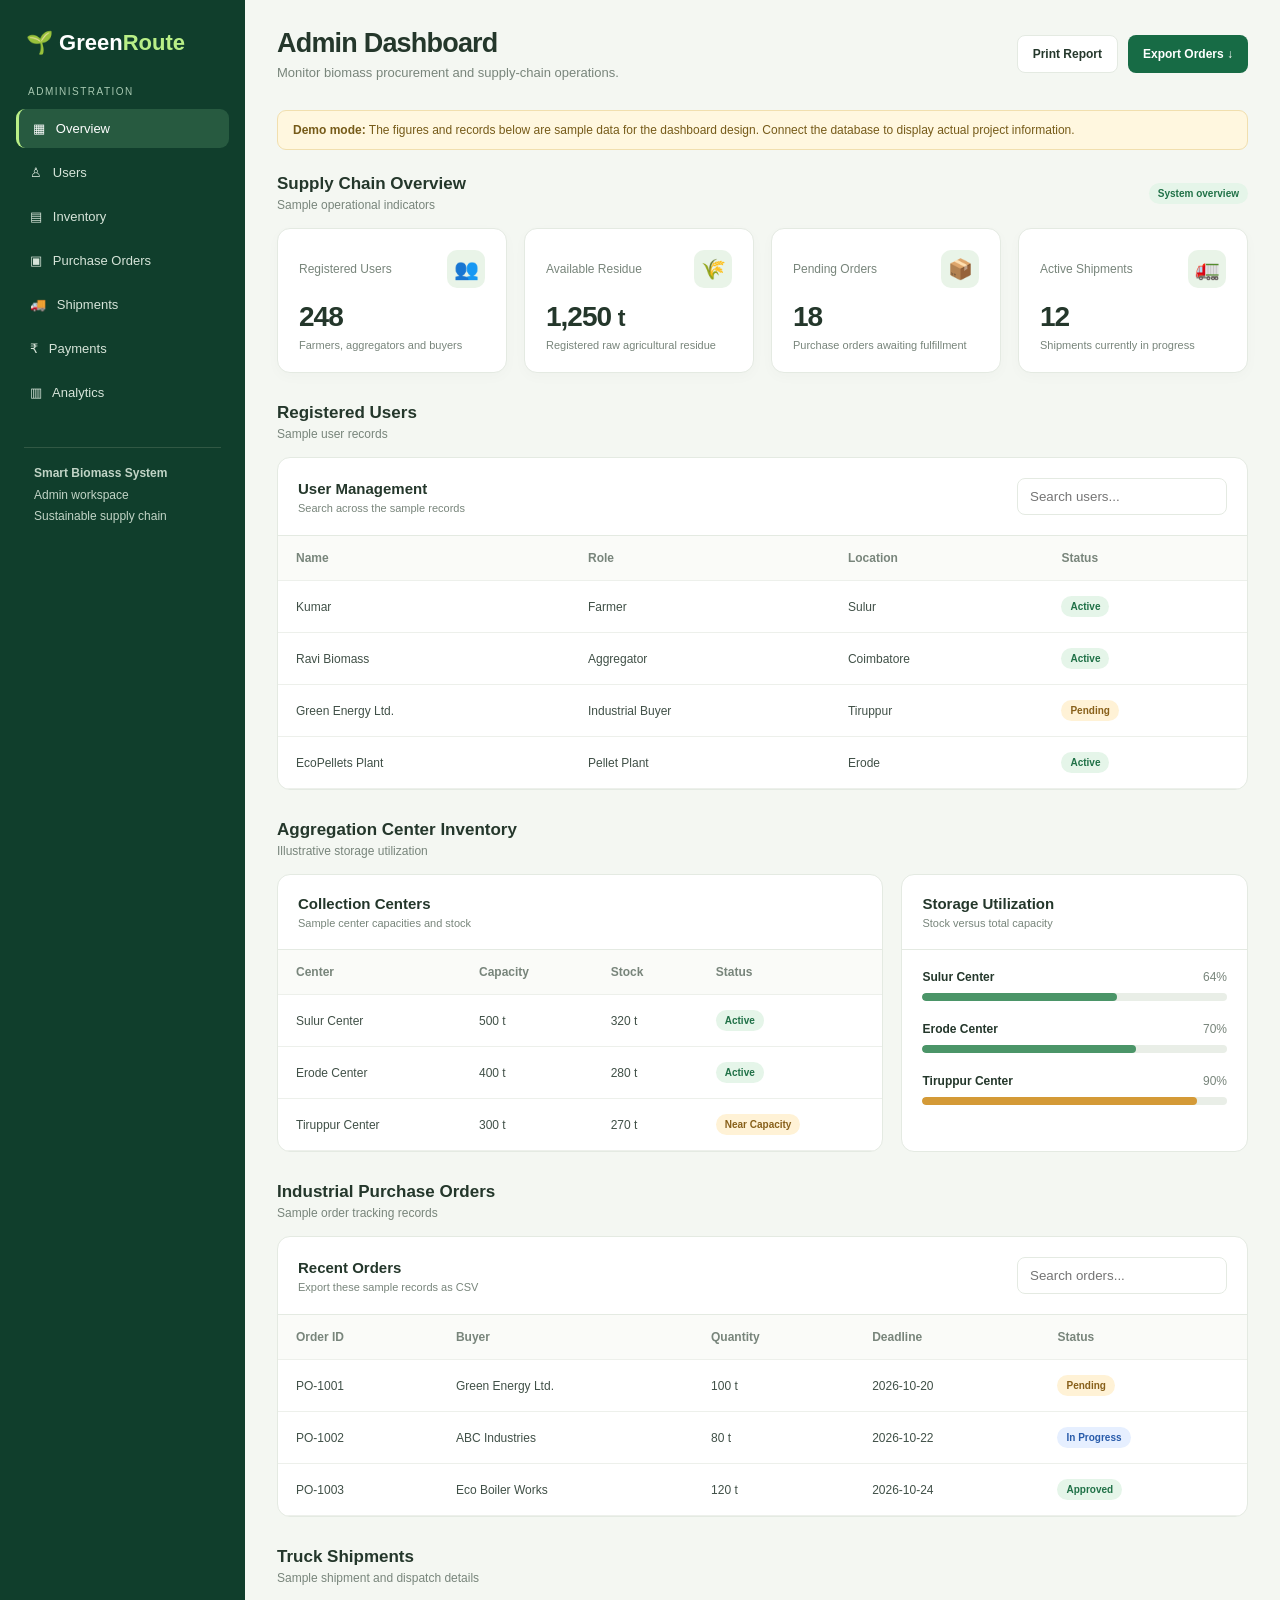
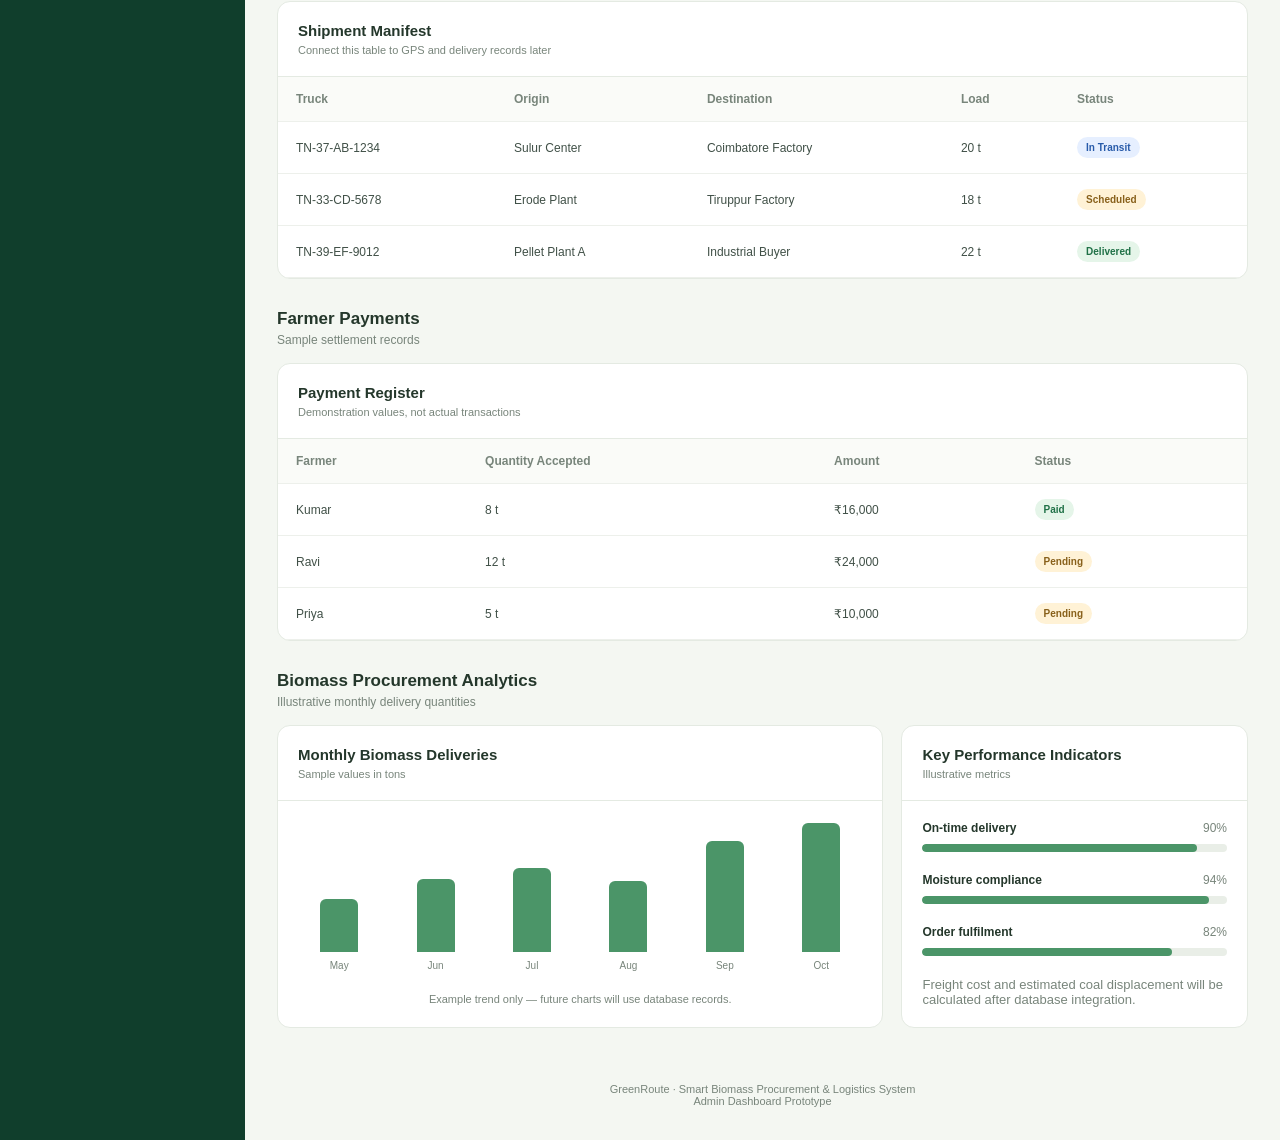
<file: templates/admin_dashboard.html>
<!DOCTYPE html>
<html lang="en">
<head>
<meta charset="UTF-8">
<meta name="viewport" content="width=device-width, initial-scale=1.0">
<title>GreenRoute | Admin Dashboard</title>

<style>
:root {
    --green: #176b45;
    --dark: #103e2c;
    --bg: #f4f7f2;
    --white: #ffffff;
    --text: #24372b;
    --muted: #78857b;
    --border: #e4eae2;
}

* {
    box-sizing: border-box;
    margin: 0;
    padding: 0;
}

body {
    font-family: "Segoe UI", Arial, sans-serif;
    background: var(--bg);
    color: var(--text);
}

.layout {
    display: flex;
    min-height: 100vh;
}

.sidebar {
    width: 245px;
    background: var(--dark);
    color: white;
    padding: 25px 16px;
    flex-shrink: 0;
}

.logo {
    font-size: 22px;
    font-weight: 800;
    padding: 5px 10px 30px;
}

.logo span {
    color: #b9ef87;
}

.admin-label {
    color: #a6c7b0;
    text-transform: uppercase;
    letter-spacing: 1.5px;
    font-size: 10px;
    padding: 0 12px;
    margin-bottom: 12px;
}

.sidebar nav a {
    display: block;
    text-decoration: none;
    color: #d6e4d9;
    padding: 12px 14px;
    margin-bottom: 5px;
    border-radius: 9px;
    font-size: 13px;
    transition: 0.2s;
}

.sidebar nav a:hover,
.sidebar nav a.active {
    background: #275a40;
    color: white;
}

.sidebar nav a.active {
    border-left: 3px solid #b9ef87;
}

.sidebar-footer {
    margin: 35px 8px 0;
    padding: 15px 10px;
    border-top: 1px solid #315844;
    color: #c1d4c6;
    font-size: 12px;
    line-height: 1.8;
}

.main {
    flex: 1;
    min-width: 0;
    padding: 28px 32px;
}

.topbar {
    display: flex;
    align-items: center;
    justify-content: space-between;
    gap: 16px;
    flex-wrap: wrap;
    margin-bottom: 30px;
}

.topbar h1 {
    font-size: 27px;
    letter-spacing: -0.8px;
}

.subtitle {
    color: var(--muted);
    font-size: 13px;
    margin-top: 6px;
}

.top-actions {
    display: flex;
    gap: 10px;
    flex-wrap: wrap;
}

button, .button {
    cursor: pointer;
    border: 0;
    border-radius: 8px;
    padding: 11px 15px;
    font-weight: 600;
    font-size: 12px;
}

.btn-green {
    background: var(--green);
    color: white;
}

.btn-light {
    background: white;
    color: var(--text);
    border: 1px solid var(--border);
}

button:hover, .button:hover {
    opacity: 0.85;
}

.demo-notice {
    padding: 12px 15px;
    background: #fff7df;
    border: 1px solid #f1dfae;
    color: #765b19;
    border-radius: 9px;
    font-size: 12px;
    margin-bottom: 24px;
}

.section {
    scroll-margin-top: 20px;
    margin-bottom: 30px;
}

.section-heading {
    display: flex;
    justify-content: space-between;
    align-items: center;
    gap: 12px;
    flex-wrap: wrap;
    margin-bottom: 16px;
}

.section-heading h2 {
    font-size: 17px;
}

.section-heading p {
    color: var(--muted);
    font-size: 12px;
    margin-top: 4px;
}

.stats {
    display: grid;
    grid-template-columns: repeat(4, minmax(0, 1fr));
    gap: 17px;
}

.card {
    background: var(--white);
    border: 1px solid var(--border);
    border-radius: 13px;
    padding: 21px;
    box-shadow: 0 4px 14px #173d2106;
}

.stat-top {
    display: flex;
    align-items: center;
    justify-content: space-between;
    gap: 8px;
}

.stat-label {
    color: var(--muted);
    font-size: 12px;
}

.stat-icon {
    display: grid;
    place-items: center;
    width: 38px;
    height: 38px;
    border-radius: 10px;
    background: #e9f4e8;
    font-size: 20px;
}

.stat-value {
    font-size: 28px;
    font-weight: 800;
    margin: 13px 0 6px;
    letter-spacing: -1px;
}

.stat-description {
    font-size: 11px;
    color: var(--muted);
}

.green-text {
    color: var(--green);
}

.content-grid {
    display: grid;
    grid-template-columns: minmax(0, 1.4fr) minmax(250px, 0.8fr);
    gap: 18px;
}

.table-card {
    background: white;
    border: 1px solid var(--border);
    border-radius: 13px;
    overflow: hidden;
}

.table-heading {
    padding: 20px;
    display: flex;
    justify-content: space-between;
    align-items: center;
    gap: 12px;
    flex-wrap: wrap;
    border-bottom: 1px solid var(--border);
}

.table-heading h3 {
    font-size: 15px;
}

.table-heading p {
    margin-top: 5px;
    font-size: 11px;
    color: var(--muted);
}

.search {
    padding: 10px 12px;
    border: 1px solid var(--border);
    border-radius: 8px;
    width: 210px;
    max-width: 100%;
    outline: none;
}

.search:focus {
    border-color: var(--green);
}

.table-wrap {
    overflow-x: auto;
}

table {
    border-collapse: collapse;
    width: 100%;
    white-space: nowrap;
}

th, td {
    padding: 15px 18px;
    text-align: left;
    border-bottom: 1px solid #edf0eb;
    font-size: 12px;
}

th {
    background: #fafbf8;
    color: var(--muted);
    font-weight: 700;
}

td {
    color: #405047;
}

tbody tr:hover {
    background: #f8fbf7;
}

.status {
    display: inline-block;
    padding: 5px 9px;
    border-radius: 20px;
    font-size: 10px;
    font-weight: 700;
}

.status-ok {
    color: #207147;
    background: #e5f5e9;
}

.status-pending {
    color: #88601a;
    background: #fff2d6;
}

.status-transit {
    color: #285baa;
    background: #e6efff;
}

.status-review {
    color: #9a4e2f;
    background: #ffede4;
}

.activity-list {
    padding: 20px;
}

.activity {
    display: flex;
    gap: 12px;
    padding: 13px 0;
    border-bottom: 1px solid #edf0eb;
}

.activity:last-child {
    border-bottom: 0;
}

.activity-icon {
    width: 37px;
    height: 37px;
    flex-shrink: 0;
    display: grid;
    place-items: center;
    background: #e9f4e8;
    border-radius: 10px;
}

.activity strong {
    display: block;
    font-size: 12px;
    margin-bottom: 5px;
}

.activity p {
    color: var(--muted);
    font-size: 11px;
    line-height: 1.6;
}

.activity time {
    display: block;
    margin-top: 5px;
    color: #8a968b;
    font-size: 10px;
}

.bar-chart {
    height: 180px;
    padding: 22px 20px 10px;
    display: flex;
    align-items: flex-end;
    justify-content: space-around;
    gap: 14px;
}

.bar-item {
    flex: 1;
    height: 100%;
    display: flex;
    flex-direction: column;
    justify-content: flex-end;
    align-items: center;
    gap: 8px;
}

.bar {
    width: 65%;
    max-width: 38px;
    min-height: 5px;
    background: #4b9568;
    border-radius: 6px 6px 0 0;
    transition: height 0.4s;
}

.bar:hover {
    background: #185d3c;
}

.bar-label {
    color: var(--muted);
    font-size: 10px;
}

.bar-note {
    color: var(--muted);
    font-size: 11px;
    text-align: center;
    padding: 12px 15px 18px;
}

.center-list {
    padding: 20px;
}

.center-item {
    margin-bottom: 21px;
}

.center-title {
    display: flex;
    justify-content: space-between;
    gap: 10px;
    margin-bottom: 9px;
    font-size: 12px;
}

.center-title span {
    color: var(--muted);
}

.progress {
    height: 8px;
    background: #e9eee7;
    border-radius: 20px;
    overflow: hidden;
}

.progress-inner {
    height: 100%;
    background: #4b9568;
    border-radius: inherit;
}

.footer {
    text-align: center;
    padding: 25px 0 5px;
    color: var(--muted);
    font-size: 11px;
}

.empty {
    padding: 25px;
    text-align: center;
    color: var(--muted);
}

@media (max-width: 1100px) {
    .stats {
        grid-template-columns: repeat(2, minmax(0, 1fr));
    }
}

@media (max-width: 800px) {
    .sidebar {
        width: 190px;
    }

    .main {
        padding: 22px 18px;
    }

    .content-grid {
        grid-template-columns: 1fr;
    }
}

@media (max-width: 600px) {
    .layout {
        display: block;
    }

    .sidebar {
        width: 100%;
        padding: 16px;
    }

    .logo {
        padding-bottom: 15px;
    }

    .sidebar nav {
        display: flex;
        gap: 5px;
        overflow-x: auto;
    }

    .sidebar nav a {
        flex-shrink: 0;
        margin: 0;
    }

    .sidebar-footer {
        display: none;
    }

    .main {
        padding: 22px 13px;
    }

    .stats {
        gap: 10px;
    }

    .card {
        padding: 15px;
    }

    .stat-value {
        font-size: 24px;
    }

    .topbar h1 {
        font-size: 23px;
    }

    .search {
        width: 100%;
    }

    .table-heading {
        align-items: stretch;
    }
}
</style>
</head>

<body>
<div class="layout">

    <aside class="sidebar">
        <div class="logo">🌱 Green<span>Route</span></div>

        <div class="admin-label">Administration</div>

        <nav>
            <a href="#overview" class="active">▦ &nbsp; Overview</a>
            <a href="#users">♙ &nbsp; Users</a>
            <a href="#inventory">▤ &nbsp; Inventory</a>
            <a href="#orders">▣ &nbsp; Purchase Orders</a>
            <a href="#shipments">🚚 &nbsp; Shipments</a>
            <a href="#payments">₹ &nbsp; Payments</a>
            <a href="#analytics">▥ &nbsp; Analytics</a>
        </nav>

        <div class="sidebar-footer">
            <strong>Smart Biomass System</strong><br>
            Admin workspace<br>
            Sustainable supply chain
        </div>
    </aside>

    <main class="main">

        <header class="topbar">
            <div>
                <h1>Admin Dashboard</h1>
                <p class="subtitle">
                    Monitor biomass procurement and supply-chain operations.
                </p>
            </div>

            <div class="top-actions">
                <button class="btn-light" onclick="window.print()">
                    Print Report
                </button>
                <button class="btn-green" onclick="exportOrders()">
                    Export Orders ↓
                </button>
            </div>
        </header>

        <div class="demo-notice">
            <strong>Demo mode:</strong>
            The figures and records below are sample data for the
            dashboard design. Connect the database to display actual
            project information.
        </div>

        <section class="section" id="overview">
            <div class="section-heading">
                <div>
                    <h2>Supply Chain Overview</h2>
                    <p>Sample operational indicators</p>
                </div>
                <span class="status status-ok">System overview</span>
            </div>

            <div class="stats">
                <div class="card">
                    <div class="stat-top">
                        <span class="stat-label">Registered Users</span>
                        <span class="stat-icon">👥</span>
                    </div>
                    <div class="stat-value">248</div>
                    <div class="stat-description">
                        Farmers, aggregators and buyers
                    </div>
                </div>

                <div class="card">
                    <div class="stat-top">
                        <span class="stat-label">Available Residue</span>
                        <span class="stat-icon">🌾</span>
                    </div>
                    <div class="stat-value">1,250 <small>t</small></div>
                    <div class="stat-description">
                        Registered raw agricultural residue
                    </div>
                </div>

                <div class="card">
                    <div class="stat-top">
                        <span class="stat-label">Pending Orders</span>
                        <span class="stat-icon">📦</span>
                    </div>
                    <div class="stat-value">18</div>
                    <div class="stat-description">
                        Purchase orders awaiting fulfillment
                    </div>
                </div>

                <div class="card">
                    <div class="stat-top">
                        <span class="stat-label">Active Shipments</span>
                        <span class="stat-icon">🚛</span>
                    </div>
                    <div class="stat-value">12</div>
                    <div class="stat-description">
                        Shipments currently in progress
                    </div>
                </div>
            </div>
        </section>

        <section class="section" id="users">
            <div class="section-heading">
                <div>
                    <h2>Registered Users</h2>
                    <p>Sample user records</p>
                </div>
            </div>

            <div class="table-card">
                <div class="table-heading">
                    <div>
                        <h3>User Management</h3>
                        <p>Search across the sample records</p>
                    </div>
                    <input class="search" id="userSearch"
                           type="search" placeholder="Search users...">
                </div>

                <div class="table-wrap">
                    <table id="usersTable">
                        <thead>
                            <tr>
                                <th>Name</th>
                                <th>Role</th>
                                <th>Location</th>
                                <th>Status</th>
                            </tr>
                        </thead>
                        <tbody>
                            <tr>
                                <td>Kumar</td>
                                <td>Farmer</td>
                                <td>Sulur</td>
                                <td><span class="status status-ok">Active</span></td>
                            </tr>
                            <tr>
                                <td>Ravi Biomass</td>
                                <td>Aggregator</td>
                                <td>Coimbatore</td>
                                <td><span class="status status-ok">Active</span></td>
                            </tr>
                            <tr>
                                <td>Green Energy Ltd.</td>
                                <td>Industrial Buyer</td>
                                <td>Tiruppur</td>
                                <td><span class="status status-pending">Pending</span></td>
                            </tr>
                            <tr>
                                <td>EcoPellets Plant</td>
                                <td>Pellet Plant</td>
                                <td>Erode</td>
                                <td><span class="status status-ok">Active</span></td>
                            </tr>
                        </tbody>
                    </table>
                </div>
            </div>
        </section>

        <section class="section" id="inventory">
            <div class="section-heading">
                <div>
                    <h2>Aggregation Center Inventory</h2>
                    <p>Illustrative storage utilization</p>
                </div>
            </div>

            <div class="content-grid">
                <div class="table-card">
                    <div class="table-heading">
                        <div>
                            <h3>Collection Centers</h3>
                            <p>Sample center capacities and stock</p>
                        </div>
                    </div>

                    <div class="table-wrap">
                        <table>
                            <thead>
                                <tr>
                                    <th>Center</th>
                                    <th>Capacity</th>
                                    <th>Stock</th>
                                    <th>Status</th>
                                </tr>
                            </thead>
                            <tbody>
                                <tr>
                                    <td>Sulur Center</td>
                                    <td>500 t</td>
                                    <td>320 t</td>
                                    <td><span class="status status-ok">Active</span></td>
                                </tr>
                                <tr>
                                    <td>Erode Center</td>
                                    <td>400 t</td>
                                    <td>280 t</td>
                                    <td><span class="status status-ok">Active</span></td>
                                </tr>
                                <tr>
                                    <td>Tiruppur Center</td>
                                    <td>300 t</td>
                                    <td>270 t</td>
                                    <td><span class="status status-pending">Near Capacity</span></td>
                                </tr>
                            </tbody>
                        </table>
                    </div>
                </div>

                <div class="table-card">
                    <div class="table-heading">
                        <div>
                            <h3>Storage Utilization</h3>
                            <p>Stock versus total capacity</p>
                        </div>
                    </div>

                    <div class="center-list">
                        <div class="center-item">
                            <div class="center-title">
                                <strong>Sulur Center</strong>
                                <span>64%</span>
                            </div>
                            <div class="progress">
                                <div class="progress-inner" style="width:64%"></div>
                            </div>
                        </div>

                        <div class="center-item">
                            <div class="center-title">
                                <strong>Erode Center</strong>
                                <span>70%</span>
                            </div>
                            <div class="progress">
                                <div class="progress-inner" style="width:70%"></div>
                            </div>
                        </div>

                        <div class="center-item">
                            <div class="center-title">
                                <strong>Tiruppur Center</strong>
                                <span>90%</span>
                            </div>
                            <div class="progress">
                                <div class="progress-inner" style="width:90%; background:#d49a37"></div>
                            </div>
                        </div>
                    </div>
                </div>
            </div>
        </section>

        <section class="section" id="orders">
            <div class="section-heading">
                <div>
                    <h2>Industrial Purchase Orders</h2>
                    <p>Sample order tracking records</p>
                </div>
            </div>

            <div class="table-card">
                <div class="table-heading">
                    <div>
                        <h3>Recent Orders</h3>
                        <p>Export these sample records as CSV</p>
                    </div>
                    <input class="search" id="orderSearch"
                           type="search" placeholder="Search orders...">
                </div>

                <div class="table-wrap">
                    <table id="ordersTable">
                        <thead>
                            <tr>
                                <th>Order ID</th>
                                <th>Buyer</th>
                                <th>Quantity</th>
                                <th>Deadline</th>
                                <th>Status</th>
                            </tr>
                        </thead>
                        <tbody>
                            <tr>
                                <td>PO-1001</td>
                                <td>Green Energy Ltd.</td>
                                <td>100 t</td>
                                <td>2026-10-20</td>
                                <td><span class="status status-pending">Pending</span></td>
                            </tr>
                            <tr>
                                <td>PO-1002</td>
                                <td>ABC Industries</td>
                                <td>80 t</td>
                                <td>2026-10-22</td>
                                <td><span class="status status-transit">In Progress</span></td>
                            </tr>
                            <tr>
                                <td>PO-1003</td>
                                <td>Eco Boiler Works</td>
                                <td>120 t</td>
                                <td>2026-10-24</td>
                                <td><span class="status status-ok">Approved</span></td>
                            </tr>
                        </tbody>
                    </table>
                </div>
            </div>
        </section>

        <section class="section" id="shipments">
            <div class="section-heading">
                <div>
                    <h2>Truck Shipments</h2>
                    <p>Sample shipment and dispatch details</p>
                </div>
            </div>

            <div class="table-card">
                <div class="table-heading">
                    <div>
                        <h3>Shipment Manifest</h3>
                        <p>Connect this table to GPS and delivery records later</p>
                    </div>
                </div>

                <div class="table-wrap">
                    <table>
                        <thead>
                            <tr>
                                <th>Truck</th>
                                <th>Origin</th>
                                <th>Destination</th>
                                <th>Load</th>
                                <th>Status</th>
                            </tr>
                        </thead>
                        <tbody>
                            <tr>
                                <td>TN-37-AB-1234</td>
                                <td>Sulur Center</td>
                                <td>Coimbatore Factory</td>
                                <td>20 t</td>
                                <td><span class="status status-transit">In Transit</span></td>
                            </tr>
                            <tr>
                                <td>TN-33-CD-5678</td>
                                <td>Erode Plant</td>
                                <td>Tiruppur Factory</td>
                                <td>18 t</td>
                                <td><span class="status status-pending">Scheduled</span></td>
                            </tr>
                            <tr>
                                <td>TN-39-EF-9012</td>
                                <td>Pellet Plant A</td>
                                <td>Industrial Buyer</td>
                                <td>22 t</td>
                                <td><span class="status status-ok">Delivered</span></td>
                            </tr>
                        </tbody>
                    </table>
                </div>
            </div>
        </section>

        <section class="section" id="payments">
            <div class="section-heading">
                <div>
                    <h2>Farmer Payments</h2>
                    <p>Sample settlement records</p>
                </div>
            </div>

            <div class="table-card">
                <div class="table-heading">
                    <div>
                        <h3>Payment Register</h3>
                        <p>Demonstration values, not actual transactions</p>
                    </div>
                </div>

                <div class="table-wrap">
                    <table>
                        <thead>
                            <tr>
                                <th>Farmer</th>
                                <th>Quantity Accepted</th>
                                <th>Amount</th>
                                <th>Status</th>
                            </tr>
                        </thead>
                        <tbody>
                            <tr>
                                <td>Kumar</td>
                                <td>8 t</td>
                                <td>₹16,000</td>
                                <td><span class="status status-ok">Paid</span></td>
                            </tr>
                            <tr>
                                <td>Ravi</td>
                                <td>12 t</td>
                                <td>₹24,000</td>
                                <td><span class="status status-pending">Pending</span></td>
                            </tr>
                            <tr>
                                <td>Priya</td>
                                <td>5 t</td>
                                <td>₹10,000</td>
                                <td><span class="status status-pending">Pending</span></td>
                            </tr>
                        </tbody>
                    </table>
                </div>
            </div>
        </section>

        <section class="section" id="analytics">
            <div class="section-heading">
                <div>
                    <h2>Biomass Procurement Analytics</h2>
                    <p>Illustrative monthly delivery quantities</p>
                </div>
            </div>

            <div class="content-grid">
                <div class="table-card">
                    <div class="table-heading">
                        <div>
                            <h3>Monthly Biomass Deliveries</h3>
                            <p>Sample values in tons</p>
                        </div>
                    </div>

                    <div class="bar-chart">
                        <div class="bar-item">
                            <div class="bar" style="height:36%"></div>
                            <span class="bar-label">May</span>
                        </div>
                        <div class="bar-item">
                            <div class="bar" style="height:49%"></div>
                            <span class="bar-label">Jun</span>
                        </div>
                        <div class="bar-item">
                            <div class="bar" style="height:57%"></div>
                            <span class="bar-label">Jul</span>
                        </div>
                        <div class="bar-item">
                            <div class="bar" style="height:48%"></div>
                            <span class="bar-label">Aug</span>
                        </div>
                        <div class="bar-item">
                            <div class="bar" style="height:75%"></div>
                            <span class="bar-label">Sep</span>
                        </div>
                        <div class="bar-item">
                            <div class="bar" style="height:95%"></div>
                            <span class="bar-label">Oct</span>
                        </div>
                    </div>

                    <p class="bar-note">
                        Example trend only — future charts will use database records.
                    </p>
                </div>

                <div class="table-card">
                    <div class="table-heading">
                        <div>
                            <h3>Key Performance Indicators</h3>
                            <p>Illustrative metrics</p>
                        </div>
                    </div>

                    <div class="center-list">
                        <div class="center-item">
                            <div class="center-title">
                                <strong>On-time delivery</strong>
                                <span>90%</span>
                            </div>
                            <div class="progress">
                                <div class="progress-inner" style="width:90%"></div>
                            </div>
                        </div>

                        <div class="center-item">
                            <div class="center-title">
                                <strong>Moisture compliance</strong>
                                <span>94%</span>
                            </div>
                            <div class="progress">
                                <div class="progress-inner" style="width:94%"></div>
                            </div>
                        </div>

                        <div class="center-item">
                            <div class="center-title">
                                <strong>Order fulfilment</strong>
                                <span>82%</span>
                            </div>
                            <div class="progress">
                                <div class="progress-inner" style="width:82%"></div>
                            </div>
                        </div>

                        <p class="subtitle">
                            Freight cost and estimated coal displacement
                            will be calculated after database integration.
                        </p>
                    </div>
                </div>
            </div>
        </section>

        <footer class="footer">
            GreenRoute · Smart Biomass Procurement & Logistics System<br>
            Admin Dashboard Prototype
        </footer>

    </main>
</div>

<script>
/* Filter the user table */
function setupFilter(inputId, tableId) {
    const input = document.getElementById(inputId);
    const table = document.getElementById(tableId);

    input.addEventListener("input", function () {
        const query = this.value.toLowerCase();

        table.querySelectorAll("tbody tr").forEach(function (row) {
            row.style.display = row.textContent.toLowerCase().includes(query)
                ? ""
                : "none";
        });
    });
}

setupFilter("userSearch", "usersTable");
setupFilter("orderSearch", "ordersTable");

/* Export currently visible purchase-order rows as CSV */
function exportOrders() {
    const table = document.getElementById("ordersTable");
    const rows = Array.from(table.querySelectorAll("tr"))
        .filter(row => row.style.display !== "none");

    const csv = rows.map(row =>
        Array.from(row.querySelectorAll("th, td"))
            .map(cell => {
                const value = cell.innerText.trim().replace(/"/g, '""');
                return `"${value}"`;
            })
            .join(",")
    ).join("\r\n");

    const blob = new Blob(["\uFEFF" + csv], {
        type: "text/csv;charset=utf-8;"
    });

    const url = URL.createObjectURL(blob);
    const link = document.createElement("a");

    link.href = url;
    link.download = "biomass_purchase_orders.csv";
    link.click();

    URL.revokeObjectURL(url);
}

/* Highlight the selected sidebar section */
document.querySelectorAll(".sidebar nav a").forEach(link => {
    link.addEventListener("click", function () {
        document.querySelectorAll(".sidebar nav a").forEach(item => {
            item.classList.remove("active");
        });

        this.classList.add("active");
    });
});
</script>

</body>
</html>
</file>
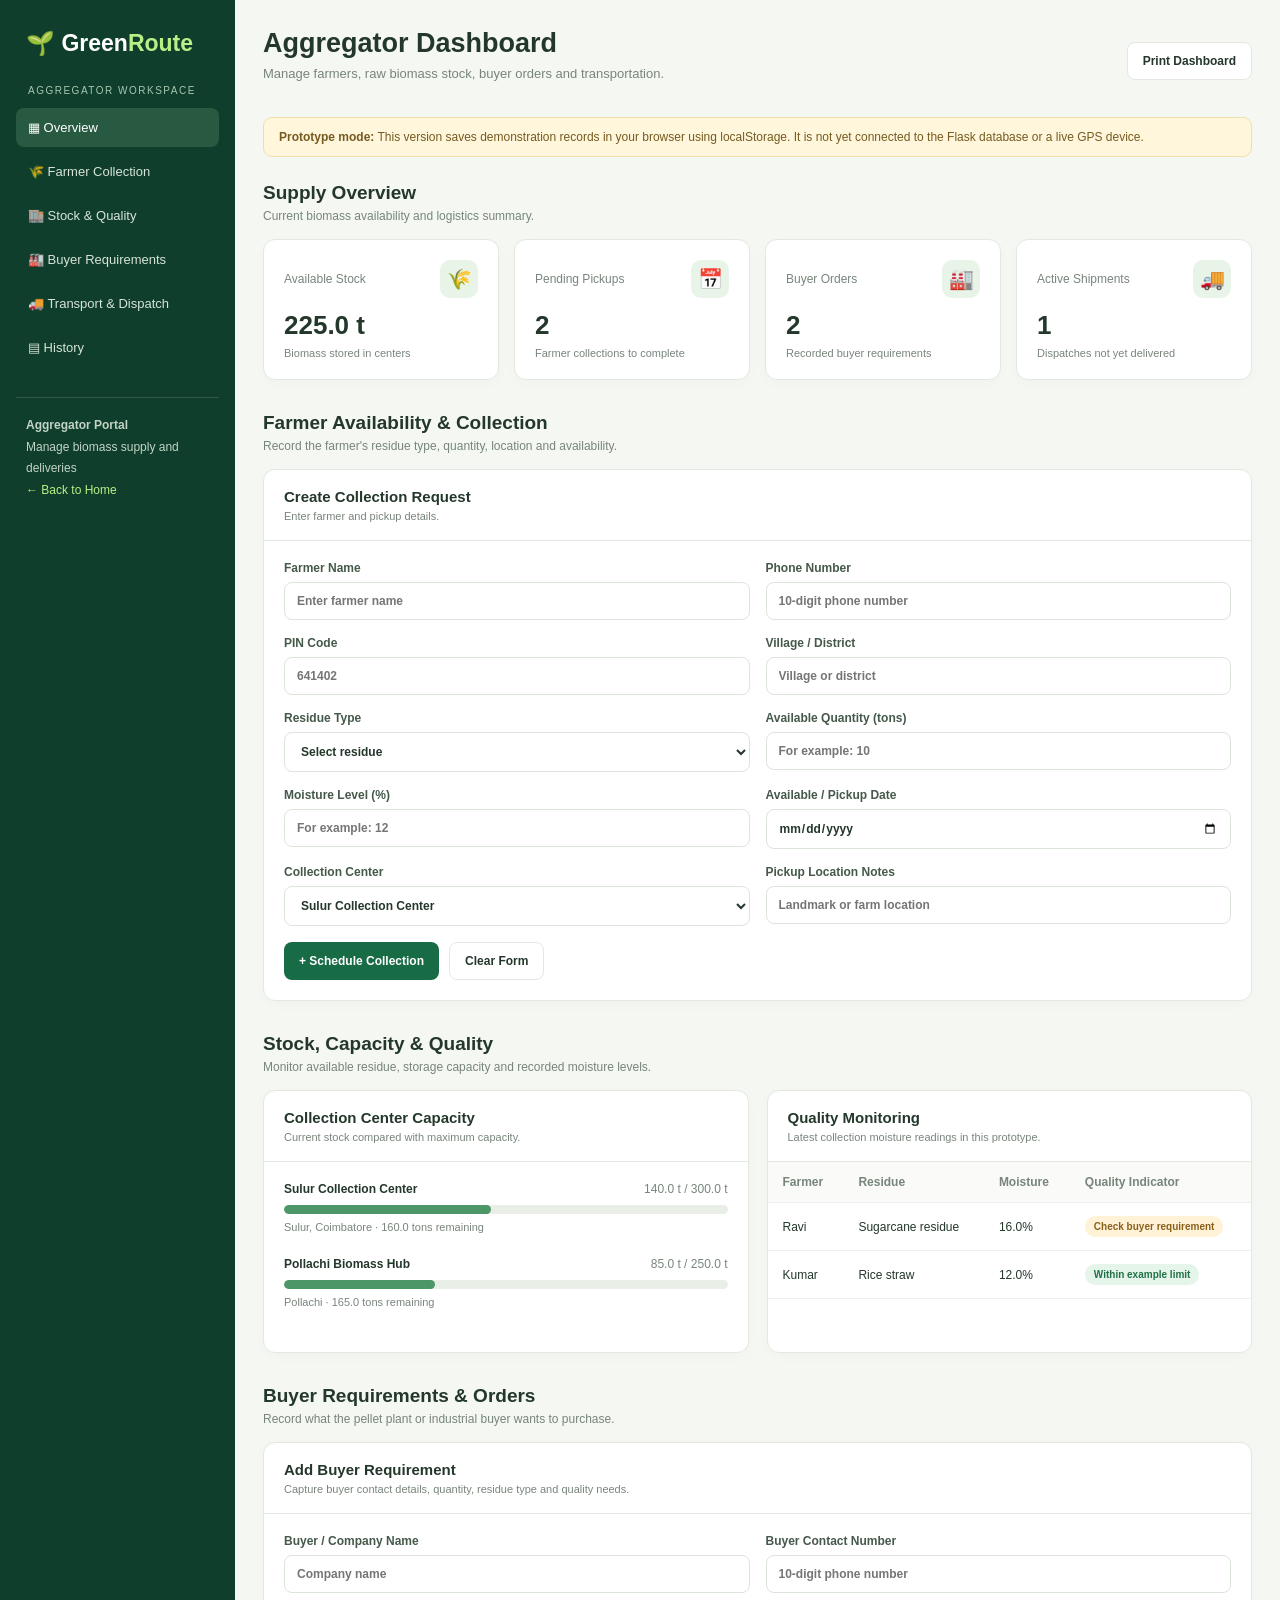
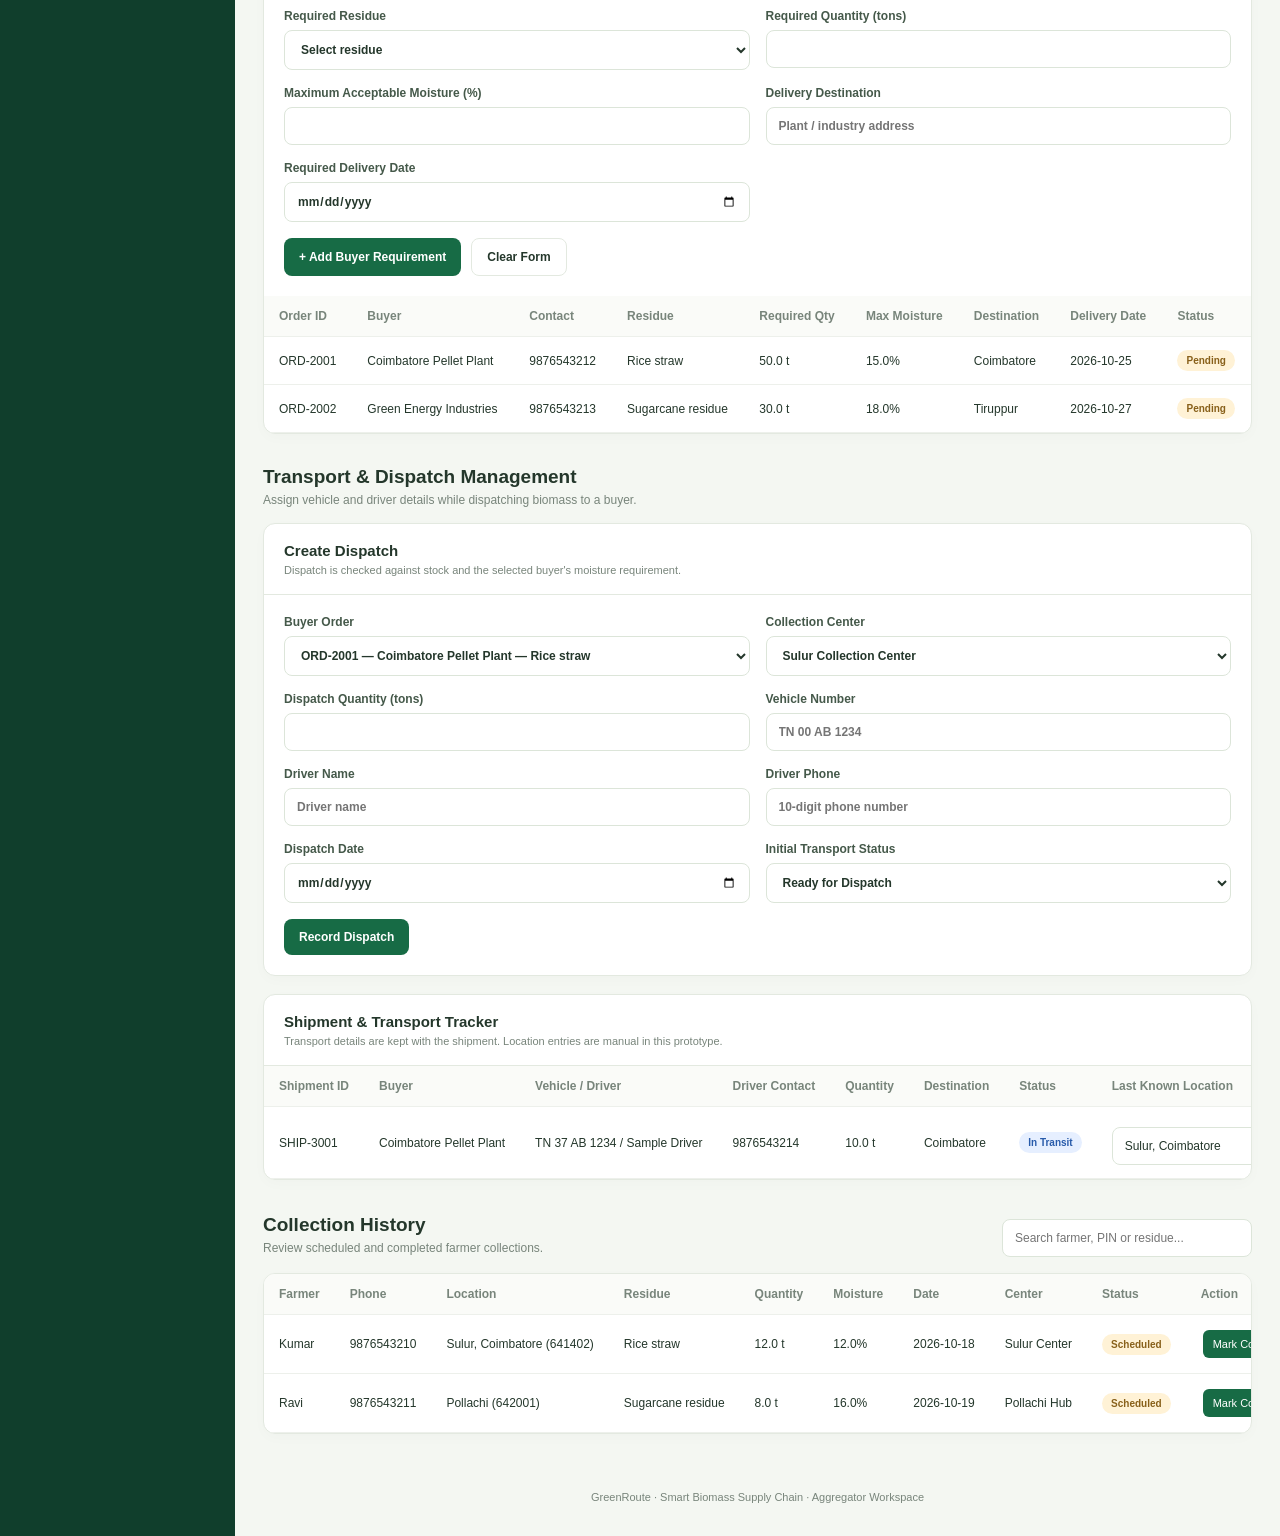
<file: templates/aggregator.html>
<!DOCTYPE html>
<html lang="en">
<head>
    <meta charset="UTF-8">
    <meta name="viewport" content="width=device-width, initial-scale=1.0">
    <title>GreenRoute | Aggregator Dashboard</title>

    <style>
        :root {
            --green: #176b45;
            --dark: #103e2c;
            --light: #f4f7f2;
            --white: #ffffff;
            --text: #24372b;
            --muted: #78857b;
            --border: #e3e9e0;
            --orange: #e4a23c;
            --red: #c7473b;
        }

        * {
            box-sizing: border-box;
        }

        html {
            scroll-behavior: smooth;
        }

        body {
            margin: 0;
            font-family: "Segoe UI", Arial, sans-serif;
            color: var(--text);
            background: var(--light);
        }

        button, input, select, textarea {
            font: inherit;
        }

        .layout {
            display: flex;
            min-height: 100vh;
        }

        .sidebar {
            width: 235px;
            background: var(--dark);
            color: white;
            padding: 25px 16px;
            flex-shrink: 0;
        }

        .logo {
            font-size: 23px;
            font-weight: 800;
            padding: 5px 10px 28px;
        }

        .logo span {
            color: #b9ef87;
        }

        .sidebar-label {
            color: #a6c7b0;
            font-size: 10px;
            letter-spacing: 1.5px;
            margin: 0 12px 12px;
        }

        .sidebar nav a {
            display: block;
            color: #d6e4d9;
            text-decoration: none;
            padding: 12px;
            margin-bottom: 5px;
            border-radius: 8px;
            font-size: 13px;
        }

        .sidebar nav a:hover,
        .sidebar nav a.active {
            background: #275a40;
            color: white;
        }

        .sidebar-footer {
            border-top: 1px solid #315844;
            margin-top: 30px;
            padding: 17px 10px;
            font-size: 12px;
            line-height: 1.8;
            color: #c1d4c6;
        }

        .sidebar-footer a {
            color: #b9ef87;
            text-decoration: none;
        }

        .main {
            flex: 1;
            min-width: 0;
            padding: 28px;
        }

        .topbar {
            display: flex;
            align-items: center;
            justify-content: space-between;
            gap: 16px;
            flex-wrap: wrap;
            margin-bottom: 23px;
        }

        h1 {
            font-size: 27px;
            margin: 0;
        }

        .subtitle {
            color: var(--muted);
            font-size: 13px;
            margin-top: 7px;
        }

        .button {
            border: none;
            border-radius: 8px;
            padding: 11px 15px;
            font-size: 12px;
            font-weight: 700;
            cursor: pointer;
        }

        .btn-green {
            background: var(--green);
            color: white;
        }

        .btn-light {
            background: white;
            color: var(--text);
            border: 1px solid var(--border);
        }

        .button:hover,
        .small-button:hover {
            opacity: 0.85;
        }

        .demo-notice {
            padding: 12px 15px;
            background: #fff6dc;
            border: 1px solid #f0dfac;
            border-radius: 9px;
            color: #755b20;
            font-size: 12px;
            margin-bottom: 25px;
        }

        .section {
            margin-bottom: 32px;
            scroll-margin-top: 20px;
        }

        .section-heading {
            display: flex;
            justify-content: space-between;
            align-items: center;
            gap: 14px;
            flex-wrap: wrap;
            margin-bottom: 16px;
        }

        .section-heading h2 {
            font-size: 19px;
            margin: 0;
        }

        .section-heading p {
            color: var(--muted);
            font-size: 12px;
            margin: 5px 0 0;
        }

        .stats {
            display: grid;
            grid-template-columns: repeat(4, minmax(0, 1fr));
            gap: 15px;
        }

        .card, .panel {
            background: white;
            border: 1px solid var(--border);
            border-radius: 12px;
            box-shadow: 0 4px 14px #173d2105;
        }

        .card {
            padding: 20px;
        }

        .stat-top {
            display: flex;
            align-items: center;
            justify-content: space-between;
            gap: 10px;
        }

        .stat-label {
            color: var(--muted);
            font-size: 12px;
        }

        .stat-icon {
            width: 38px;
            height: 38px;
            border-radius: 10px;
            background: #e8f4e7;
            display: grid;
            place-items: center;
            font-size: 20px;
        }

        .stat-value {
            font-size: 26px;
            font-weight: 800;
            margin: 12px 0 6px;
        }

        .stat-note {
            color: var(--muted);
            font-size: 11px;
        }

        .panel {
            overflow: hidden;
        }

        .panel-heading {
            padding: 18px 20px;
            border-bottom: 1px solid var(--border);
            display: flex;
            align-items: center;
            justify-content: space-between;
            gap: 12px;
            flex-wrap: wrap;
        }

        .panel-heading h3 {
            font-size: 15px;
            margin: 0;
        }

        .panel-heading p {
            color: var(--muted);
            font-size: 11px;
            margin: 5px 0 0;
        }

        .panel-body {
            padding: 20px;
        }

        .form-grid {
            display: grid;
            grid-template-columns: repeat(2, minmax(0, 1fr));
            gap: 16px;
        }

        label {
            display: block;
            color: #45594a;
            font-weight: 600;
            font-size: 12px;
        }

        input, select, textarea {
            width: 100%;
            display: block;
            margin-top: 7px;
            padding: 11px 12px;
            border-radius: 8px;
            border: 1px solid #dce5d9;
            background: white;
            color: var(--text);
            font-size: 12px;
        }

        input:focus, select:focus, textarea:focus {
            outline: 1px solid var(--green);
            border-color: var(--green);
        }

        .form-actions {
            grid-column: 1 / -1;
            display: flex;
            gap: 10px;
            flex-wrap: wrap;
        }

        .table-wrap {
            overflow-x: auto;
        }

        table {
            border-collapse: collapse;
            width: 100%;
            white-space: nowrap;
        }

        th, td {
            text-align: left;
            padding: 13px 15px;
            border-bottom: 1px solid #edf0eb;
            font-size: 12px;
        }

        th {
            color: var(--muted);
            background: #fafbf8;
            font-weight: 700;
        }

        tbody tr:hover {
            background: #f8fbf7;
        }

        .status {
            display: inline-block;
            padding: 5px 9px;
            border-radius: 20px;
            font-size: 10px;
            font-weight: 700;
        }

        .status-green {
            color: #207147;
            background: #e5f5e9;
        }

        .status-yellow {
            color: #88601a;
            background: #fff2d6;
        }

        .status-blue {
            color: #285baa;
            background: #e6efff;
        }

        .status-red {
            color: #a12d28;
            background: #ffebe8;
        }

        .small-button {
            border: none;
            border-radius: 6px;
            padding: 8px 10px;
            color: white;
            background: var(--green);
            cursor: pointer;
            font-size: 11px;
            margin: 2px;
        }

        .small-button:disabled {
            background: #9aaa9d;
            cursor: default;
        }

        .center-list {
            padding: 20px;
        }

        .center-item {
            margin-bottom: 24px;
        }

        .center-title {
            display: flex;
            justify-content: space-between;
            gap: 10px;
            margin-bottom: 9px;
            font-size: 12px;
        }

        .center-title span {
            color: var(--muted);
        }

        .progress {
            width: 100%;
            height: 9px;
            border-radius: 20px;
            background: #e9eee7;
            overflow: hidden;
        }

        .progress-inner {
            height: 100%;
            background: #4c9668;
            border-radius: inherit;
            transition: width .25s;
        }

        .grid-two {
            display: grid;
            grid-template-columns: minmax(0, 1fr) minmax(0, 1fr);
            gap: 18px;
        }

        .toast {
            display: none;
            padding: 12px 15px;
            margin-bottom: 18px;
            border-radius: 8px;
            font-size: 12px;
            background: #e7f5e9;
            color: #20683a;
        }

        .toast.error {
            background: #fff0e9;
            color: #963f28;
        }

        .footer {
            text-align: center;
            padding: 25px 0 5px;
            color: var(--muted);
            font-size: 11px;
        }

        @media(max-width: 1100px) {
            .stats {
                grid-template-columns: repeat(2, minmax(0, 1fr));
            }

            .grid-two {
                grid-template-columns: 1fr;
            }
        }

        @media(max-width: 650px) {
            .layout {
                display: block;
            }

            .sidebar {
                width: 100%;
                padding: 15px;
            }

            .sidebar nav {
                display: flex;
                gap: 5px;
                overflow-x: auto;
            }

            .sidebar nav a {
                white-space: nowrap;
            }

            .sidebar-footer {
                display: none;
            }

            .main {
                padding: 20px 12px;
            }

            .form-grid {
                grid-template-columns: 1fr;
            }

            .stats {
                gap: 10px;
            }

            .card {
                padding: 14px;
            }

            .stat-value {
                font-size: 22px;
            }
        }

        @media print {
            .sidebar, .no-print, form, .demo-notice {
                display: none !important;
            }

            .main {
                padding: 0;
            }

            body {
                background: white;
            }
        }
    </style>
</head>

<body>
<div class="layout">

    <aside class="sidebar">
        <div class="logo">🌱 Green<span>Route</span></div>
        <div class="sidebar-label">AGGREGATOR WORKSPACE</div>

        <nav>
            <a href="#overview" class="active">▦ Overview</a>
            <a href="#collection">🌾 Farmer Collection</a>
            <a href="#inventory">🏬 Stock & Quality</a>
            <a href="#buyers">🏭 Buyer Requirements</a>
            <a href="#dispatch">🚚 Transport & Dispatch</a>
            <a href="#history">▤ History</a>
        </nav>

        <div class="sidebar-footer">
            <strong>Aggregator Portal</strong><br>
            Manage biomass supply and deliveries<br>
            <a href="/">← Back to Home</a>
        </div>
    </aside>

    <main class="main">
        <header class="topbar">
            <div>
                <h1>Aggregator Dashboard</h1>
                <p class="subtitle">
                    Manage farmers, raw biomass stock, buyer orders and transportation.
                </p>
            </div>

            <button class="button btn-light no-print"
                    onclick="window.print()">
                Print Dashboard
            </button>
        </header>

        <div class="demo-notice">
            <strong>Prototype mode:</strong>
            This version saves demonstration records in your browser using
            localStorage. It is not yet connected to the Flask database or a live GPS device.
        </div>

        <div id="toast" class="toast" role="status" aria-live="polite"></div>

        <!-- OVERVIEW -->
        <section id="overview" class="section">
            <div class="section-heading">
                <div>
                    <h2>Supply Overview</h2>
                    <p>Current biomass availability and logistics summary.</p>
                </div>
            </div>

            <div class="stats">
                <div class="card">
                    <div class="stat-top">
                        <span class="stat-label">Available Stock</span>
                        <span class="stat-icon">🌾</span>
                    </div>
                    <div class="stat-value" id="stockMetric">225.0 t</div>
                    <div class="stat-note">Biomass stored in centers</div>
                </div>

                <div class="card">
                    <div class="stat-top">
                        <span class="stat-label">Pending Pickups</span>
                        <span class="stat-icon">📅</span>
                    </div>
                    <div class="stat-value" id="pendingMetric">2</div>
                    <div class="stat-note">Farmer collections to complete</div>
                </div>

                <div class="card">
                    <div class="stat-top">
                        <span class="stat-label">Buyer Orders</span>
                        <span class="stat-icon">🏭</span>
                    </div>
                    <div class="stat-value" id="orderMetric">2</div>
                    <div class="stat-note">Recorded buyer requirements</div>
                </div>

                <div class="card">
                    <div class="stat-top">
                        <span class="stat-label">Active Shipments</span>
                        <span class="stat-icon">🚚</span>
                    </div>
                    <div class="stat-value" id="shipmentMetric">1</div>
                    <div class="stat-note">Dispatches not yet delivered</div>
                </div>
            </div>
        </section>

        <!-- FARMER COLLECTION -->
        <section id="collection" class="section">
            <div class="section-heading">
                <div>
                    <h2>Farmer Availability & Collection</h2>
                    <p>Record the farmer's residue type, quantity, location and availability.</p>
                </div>
            </div>

            <div class="panel">
                <div class="panel-heading">
                    <div>
                        <h3>Create Collection Request</h3>
                        <p>Enter farmer and pickup details.</p>
                    </div>
                </div>

                <div class="panel-body">
                    <form id="collectionForm" class="form-grid">
                        <label>
                            Farmer Name
                            <input id="farmerName" required maxlength="100"
                                   placeholder="Enter farmer name">
                        </label>

                        <label>
                            Phone Number
                            <input id="farmerPhone" type="tel"
                                   pattern="[0-9]{10}" maxlength="10"
                                   placeholder="10-digit phone number" required>
                        </label>

                        <label>
                            PIN Code
                            <input id="farmerPincode" required
                                   pattern="[0-9]{6}" maxlength="6"
                                   inputmode="numeric" placeholder="641402">
                        </label>

                        <label>
                            Village / District
                            <input id="farmerDistrict" required maxlength="100"
                                   placeholder="Village or district">
                        </label>

                        <label>
                            Residue Type
                            <select id="residueType" required>
                                <option value="">Select residue</option>
                                <option>Rice straw</option>
                                <option>Wheat straw</option>
                                <option>Sugarcane residue</option>
                                <option>Cotton stalks</option>
                                <option>Groundnut shells</option>
                                <option>Other crop residue</option>
                            </select>
                        </label>

                        <label>
                            Available Quantity (tons)
                            <input id="pickupQuantity" type="number"
                                   min="0.1" step="0.1" max="100000" required
                                   placeholder="For example: 10">
                        </label>

                        <label>
                            Moisture Level (%)
                            <input id="pickupMoisture" type="number"
                                   min="0" max="100" step="0.1" required
                                   placeholder="For example: 12">
                        </label>

                        <label>
                            Available / Pickup Date
                            <input id="pickupDate" type="date" required>
                        </label>

                        <label>
                            Collection Center
                            <select id="pickupCenter" required>
                                <option value="0">Sulur Collection Center</option>
                                <option value="1">Pollachi Biomass Hub</option>
                            </select>
                        </label>

                        <label>
                            Pickup Location Notes
                            <input id="pickupLocation" maxlength="150"
                                   placeholder="Landmark or farm location">
                        </label>

                        <div class="form-actions">
                            <button class="button btn-green" type="submit">
                                + Schedule Collection
                            </button>
                            <button class="button btn-light" type="reset">
                                Clear Form
                            </button>
                        </div>
                    </form>
                </div>
            </div>
        </section>

        <!-- INVENTORY AND QUALITY -->
        <section id="inventory" class="section">
            <div class="section-heading">
                <div>
                    <h2>Stock, Capacity & Quality</h2>
                    <p>Monitor available residue, storage capacity and recorded moisture levels.</p>
                </div>
            </div>

            <div class="grid-two">
                <div class="panel">
                    <div class="panel-heading">
                        <div>
                            <h3>Collection Center Capacity</h3>
                            <p>Current stock compared with maximum capacity.</p>
                        </div>
                    </div>

                    <div class="center-list" id="centerList"></div>
                </div>

                <div class="panel">
                    <div class="panel-heading">
                        <div>
                            <h3>Quality Monitoring</h3>
                            <p>Latest collection moisture readings in this prototype.</p>
                        </div>
                    </div>

                    <div class="table-wrap">
                        <table>
                            <thead>
                            <tr>
                                <th>Farmer</th>
                                <th>Residue</th>
                                <th>Moisture</th>
                                <th>Quality Indicator</th>
                            </tr>
                            </thead>
                            <tbody id="qualityBody"></tbody>
                        </table>
                    </div>
                </div>
            </div>
        </section>

        <!-- BUYER REQUIREMENTS -->
        <section id="buyers" class="section">
            <div class="section-heading">
                <div>
                    <h2>Buyer Requirements & Orders</h2>
                    <p>Record what the pellet plant or industrial buyer wants to purchase.</p>
                </div>
            </div>

            <div class="panel">
                <div class="panel-heading">
                    <div>
                        <h3>Add Buyer Requirement</h3>
                        <p>Capture buyer contact details, quantity, residue type and quality needs.</p>
                    </div>
                </div>

                <div class="panel-body">
                    <form id="buyerForm" class="form-grid">
                        <label>
                            Buyer / Company Name
                            <input id="buyerName" required maxlength="120"
                                   placeholder="Company name">
                        </label>

                        <label>
                            Buyer Contact Number
                            <input id="buyerPhone" type="tel" required
                                   pattern="[0-9]{10}" maxlength="10"
                                   placeholder="10-digit phone number">
                        </label>

                        <label>
                            Required Residue
                            <select id="buyerResidue" required>
                                <option value="">Select residue</option>
                                <option>Rice straw</option>
                                <option>Wheat straw</option>
                                <option>Sugarcane residue</option>
                                <option>Cotton stalks</option>
                                <option>Groundnut shells</option>
                                <option>Other crop residue</option>
                            </select>
                        </label>

                        <label>
                            Required Quantity (tons)
                            <input id="buyerQuantity" type="number" min="0.1"
                                   max="100000" step="0.1" required>
                        </label>

                        <label>
                            Maximum Acceptable Moisture (%)
                            <input id="buyerMaxMoisture" type="number"
                                   min="0" max="100" step="0.1" required>
                        </label>

                        <label>
                            Delivery Destination
                            <input id="buyerDestination" required maxlength="150"
                                   placeholder="Plant / industry address">
                        </label>

                        <label>
                            Required Delivery Date
                            <input id="buyerDate" type="date" required>
                        </label>

                        <div class="form-actions">
                            <button class="button btn-green" type="submit">
                                + Add Buyer Requirement
                            </button>
                            <button class="button btn-light" type="reset">
                                Clear Form
                            </button>
                        </div>
                    </form>
                </div>

                <div class="table-wrap">
                    <table>
                        <thead>
                        <tr>
                            <th>Order ID</th>
                            <th>Buyer</th>
                            <th>Contact</th>
                            <th>Residue</th>
                            <th>Required Qty</th>
                            <th>Max Moisture</th>
                            <th>Destination</th>
                            <th>Delivery Date</th>
                            <th>Status</th>
                        </tr>
                        </thead>
                        <tbody id="buyerBody"></tbody>
                    </table>
                </div>
            </div>
        </section>

        <!-- TRANSPORT AND DISPATCH -->
        <section id="dispatch" class="section">
            <div class="section-heading">
                <div>
                    <h2>Transport & Dispatch Management</h2>
                    <p>Assign vehicle and driver details while dispatching biomass to a buyer.</p>
                </div>
            </div>

            <div class="panel">
                <div class="panel-heading">
                    <div>
                        <h3>Create Dispatch</h3>
                        <p>Dispatch is checked against stock and the selected buyer's moisture requirement.</p>
                    </div>
                </div>

                <div class="panel-body">
                    <form id="dispatchForm" class="form-grid">
                        <label>
                            Buyer Order
                            <select id="dispatchOrder" required></select>
                        </label>

                        <label>
                            Collection Center
                            <select id="dispatchCenter" required>
                                <option value="0">Sulur Collection Center</option>
                                <option value="1">Pollachi Biomass Hub</option>
                            </select>
                        </label>

                        <label>
                            Dispatch Quantity (tons)
                            <input id="dispatchQuantity" type="number"
                                   min="0.1" max="100000" step="0.1" required>
                        </label>

                        <label>
                            Vehicle Number
                            <input id="vehicleNumber" required maxlength="30"
                                   placeholder="TN 00 AB 1234">
                        </label>

                        <label>
                            Driver Name
                            <input id="driverName" required maxlength="100"
                                   placeholder="Driver name">
                        </label>

                        <label>
                            Driver Phone
                            <input id="driverPhone" type="tel" required
                                   pattern="[0-9]{10}" maxlength="10"
                                   placeholder="10-digit phone number">
                        </label>

                        <label>
                            Dispatch Date
                            <input id="dispatchDate" type="date" required>
                        </label>

                        <label>
                            Initial Transport Status
                            <select id="dispatchStatus" required>
                                <option>Ready for Dispatch</option>
                                <option>In Transit</option>
                            </select>
                        </label>

                        <div class="form-actions">
                            <button class="button btn-green" type="submit">
                                Record Dispatch
                            </button>
                        </div>
                    </form>
                </div>
            </div>

            <div class="panel" style="margin-top:18px">
                <div class="panel-heading">
                    <div>
                        <h3>Shipment & Transport Tracker</h3>
                        <p>Transport details are kept with the shipment. Location entries are manual in this prototype.</p>
                    </div>
                </div>

                <div class="table-wrap">
                    <table>
                        <thead>
                        <tr>
                            <th>Shipment ID</th>
                            <th>Buyer</th>
                            <th>Vehicle / Driver</th>
                            <th>Driver Contact</th>
                            <th>Quantity</th>
                            <th>Destination</th>
                            <th>Status</th>
                            <th>Last Known Location</th>
                            <th>Update</th>
                        </tr>
                        </thead>
                        <tbody id="shipmentBody"></tbody>
                    </table>
                </div>
            </div>
        </section>

        <!-- COLLECTION HISTORY -->
        <section id="history" class="section">
            <div class="section-heading">
                <div>
                    <h2>Collection History</h2>
                    <p>Review scheduled and completed farmer collections.</p>
                </div>

                <input id="collectionSearch" class="no-print"
                       type="search" placeholder="Search farmer, PIN or residue..."
                       style="width:250px;max-width:100%">
            </div>

            <div class="panel">
                <div class="table-wrap">
                    <table>
                        <thead>
                        <tr>
                            <th>Farmer</th>
                            <th>Phone</th>
                            <th>Location</th>
                            <th>Residue</th>
                            <th>Quantity</th>
                            <th>Moisture</th>
                            <th>Date</th>
                            <th>Center</th>
                            <th>Status</th>
                            <th class="no-print">Action</th>
                        </tr>
                        </thead>
                        <tbody id="collectionBody"></tbody>
                    </table>
                </div>
            </div>
        </section>

        <footer class="footer">
            GreenRoute · Smart Biomass Supply Chain · Aggregator Workspace
        </footer>
    </main>
</div>

<script>
    const STORAGE_KEY = "greenroute_aggregator_v1";

    const initialData = {
        centers: [
            { name: "Sulur Collection Center", shortName: "Sulur Center",
              capacity: 300, stock: 140, location: "Sulur, Coimbatore" },
            { name: "Pollachi Biomass Hub", shortName: "Pollachi Hub",
              capacity: 250, stock: 85, location: "Pollachi" }
        ],

        pickups: [
            {
                id: "PICK-1001", farmer: "Kumar", phone: "9876543210",
                pincode: "641402", district: "Sulur, Coimbatore",
                location: "Sample farm", residue: "Rice straw",
                quantity: 12, moisture: 12, date: "2026-10-18",
                centerId: 0, status: "Scheduled"
            },
            {
                id: "PICK-1002", farmer: "Ravi", phone: "9876543211",
                pincode: "642001", district: "Pollachi",
                location: "Sample farm", residue: "Sugarcane residue",
                quantity: 8, moisture: 16, date: "2026-10-19",
                centerId: 1, status: "Scheduled"
            }
        ],

        buyers: [
            {
                id: "ORD-2001", name: "Coimbatore Pellet Plant",
                phone: "9876543212", residue: "Rice straw",
                quantity: 50, maxMoisture: 15,
                destination: "Coimbatore", date: "2026-10-25",
                status: "Pending"
            },
            {
                id: "ORD-2002", name: "Green Energy Industries",
                phone: "9876543213", residue: "Sugarcane residue",
                quantity: 30, maxMoisture: 18,
                destination: "Tiruppur", date: "2026-10-27",
                status: "Pending"
            }
        ],

        shipments: [
            {
                id: "SHIP-3001", orderId: "ORD-2001",
                buyer: "Coimbatore Pellet Plant",
                vehicle: "TN 37 AB 1234", driver: "Sample Driver",
                phone: "9876543214", quantity: 10,
                destination: "Coimbatore", status: "In Transit",
                location: "Sulur, Coimbatore", date: "2026-10-14"
            }
        ],

        collectedDuringSession: 0,
        nextPickup: 1003,
        nextOrder: 2003,
        nextShipment: 3002
    };

    let data;

    try {
        const saved = localStorage.getItem(STORAGE_KEY);
        data = saved ? JSON.parse(saved) : structuredClone(initialData);
    } catch {
        data = structuredClone(initialData);
    }

    function saveData() {
        localStorage.setItem(STORAGE_KEY, JSON.stringify(data));
    }

    function escapeHTML(value) {
        return String(value ?? "").replace(/[&<>"']/g, character => ({
            "&": "&amp;",
            "<": "&lt;",
            ">": "&gt;",
            '"': "&quot;",
            "'": "&#39;"
        })[character]);
    }

    function notify(message, isError = false) {
        const toast = document.getElementById("toast");
        toast.textContent = message;
        toast.className = "toast" + (isError ? " error" : "");
        toast.style.display = "block";
    }

    function formatTons(value) {
        return Number(value).toFixed(1) + " t";
    }

    function statusClass(status) {
        if (["Collected", "Delivered", "Completed"].includes(status)) {
            return "status-green";
        }

        if (["In Transit", "Ready for Dispatch"].includes(status)) {
            return "status-blue";
        }

        if (["Cancelled", "Rejected"].includes(status)) {
            return "status-red";
        }

        return "status-yellow";
    }

    function badge(status) {
        return `<span class="status ${statusClass(status)}">${escapeHTML(status)}</span>`;
    }

    function renderMetrics() {
        const totalStock = data.centers.reduce(
            (sum, center) => sum + center.stock, 0
        );

        document.getElementById("stockMetric").textContent =
            formatTons(totalStock);

        document.getElementById("pendingMetric").textContent =
            data.pickups.filter(p => p.status === "Scheduled").length;

        document.getElementById("orderMetric").textContent =
            data.buyers.filter(o => o.status === "Pending").length;

        document.getElementById("shipmentMetric").textContent =
            data.shipments.filter(s => !["Delivered", "Cancelled"].includes(s.status)).length;
    }

    function renderCenters() {
        document.getElementById("centerList").innerHTML =
            data.centers.map((center, index) => {
                const percent = center.capacity > 0
                    ? Math.min(center.stock / center.capacity * 100, 100)
                    : 0;

                return `
                    <div class="center-item">
                        <div class="center-title">
                            <strong>${escapeHTML(center.name)}</strong>
                            <span>${formatTons(center.stock)} / ${formatTons(center.capacity)}</span>
                        </div>
                        <div class="progress">
                            <div class="progress-inner" style="width:${percent}%"></div>
                        </div>
                        <div class="stat-note" style="margin-top:7px">
                            ${escapeHTML(center.location)} ·
                            ${Math.max(0, center.capacity - center.stock).toFixed(1)} tons remaining
                        </div>
                    </div>`;
            }).join("");
    }

    function renderPickups() {
        const body = document.getElementById("collectionBody");

        body.innerHTML = data.pickups.map(p => `
            <tr>
                <td>${escapeHTML(p.farmer)}</td>
                <td>${escapeHTML(p.phone)}</td>
                <td>${escapeHTML(p.district)} (${escapeHTML(p.pincode)})</td>
                <td>${escapeHTML(p.residue)}</td>
                <td>${formatTons(p.quantity)}</td>
                <td>${Number(p.moisture).toFixed(1)}%</td>
                <td>${escapeHTML(p.date)}</td>
                <td>${escapeHTML(data.centers[p.centerId]?.shortName || "Unknown")}</td>
                <td>${badge(p.status)}</td>
                <td class="no-print">
                    ${
                        p.status === "Scheduled"
                        ? `<button class="small-button"
                            data-action="collect" data-id="${escapeHTML(p.id)}">
                            Mark Collected
                           </button>`
                        : "-"
                    }
                </td>
            </tr>
        `).join("");

        applyCollectionSearch();
    }

    function qualityText(moisture) {
        // Demonstration thresholds only; actual limits depend on buyer specifications.
        if (moisture <= 15) return "Within example limit";
        if (moisture <= 20) return "Check buyer requirement";
        return "High moisture";
    }

    function renderQuality() {
        const latest = [...data.pickups].reverse();

        document.getElementById("qualityBody").innerHTML =
            latest.length ? latest.map(p => {
                const quality = qualityText(Number(p.moisture));
                const cls = Number(p.moisture) <= 15
                    ? "status-green"
                    : Number(p.moisture) <= 20
                        ? "status-yellow"
                        : "status-red";

                return `
                    <tr>
                        <td>${escapeHTML(p.farmer)}</td>
                        <td>${escapeHTML(p.residue)}</td>
                        <td>${Number(p.moisture).toFixed(1)}%</td>
                        <td><span class="status ${cls}">${quality}</span></td>
                    </tr>`;
            }).join("")
            : `<tr><td colspan="4">No moisture readings recorded yet.</td></tr>`;
    }

    function renderBuyers() {
        document.getElementById("buyerBody").innerHTML =
            data.buyers.map(order => `
                <tr>
                    <td>${escapeHTML(order.id)}</td>
                    <td>${escapeHTML(order.name)}</td>
                    <td>${escapeHTML(order.phone)}</td>
                    <td>${escapeHTML(order.residue)}</td>
                    <td>${formatTons(order.quantity)}</td>
                    <td>${Number(order.maxMoisture).toFixed(1)}%</td>
                    <td>${escapeHTML(order.destination)}</td>
                    <td>${escapeHTML(order.date)}</td>
                    <td>${badge(order.status)}</td>
                </tr>
            `).join("");

        const select = document.getElementById("dispatchOrder");
        const previousValue = select.value;

        const pendingOrders = data.buyers.filter(o => o.status === "Pending");

        select.innerHTML = pendingOrders.length
            ? pendingOrders.map(o => `
                <option value="${escapeHTML(o.id)}">
                    ${escapeHTML(o.id)} — ${escapeHTML(o.name)} — ${escapeHTML(o.residue)}
                </option>
            `).join("")
            : `<option value="">No pending buyer orders</option>`;

        if (pendingOrders.some(o => o.id === previousValue)) {
            select.value = previousValue;
        }
    }

    function renderShipments() {
        document.getElementById("shipmentBody").innerHTML =
            data.shipments.map(s => {
                const canUpdate = !["Delivered", "Cancelled"].includes(s.status);

                return `
                    <tr>
                        <td>${escapeHTML(s.id)}</td>
                        <td>${escapeHTML(s.buyer)}</td>
                        <td>${escapeHTML(s.vehicle)} / ${escapeHTML(s.driver)}</td>
                        <td>${escapeHTML(s.phone)}</td>
                        <td>${formatTons(s.quantity)}</td>
                        <td>${escapeHTML(s.destination)}</td>
                        <td>${badge(s.status)}</td>
                        <td>
                            <input aria-label="Location for ${escapeHTML(s.id)}"
                                   data-location="${escapeHTML(s.id)}"
                                   value="${escapeHTML(s.location)}"
                                   maxlength="180"
                                   style="min-width:160px">
                        </td>
                        <td class="no-print">
                            ${
                                canUpdate
                                ? `<button class="small-button"
                                    data-action="location" data-id="${escapeHTML(s.id)}">
                                    Save Location
                                   </button>
                                   <button class="small-button"
                                    data-action="status" data-id="${escapeHTML(s.id)}">
                                    Update Status
                                   </button>`
                                : "Closed"
                            }
                        </td>
                    </tr>`;
            }).join("");
    }

    function renderAll() {
        renderMetrics();
        renderCenters();
        renderPickups();
        renderQuality();
        renderBuyers();
        renderShipments();
        saveData();
    }

    document.getElementById("collectionForm").addEventListener("submit", event => {
        event.preventDefault();

        const farmer = document.getElementById("farmerName").value.trim();
        const phone = document.getElementById("farmerPhone").value.trim();
        const pincode = document.getElementById("farmerPincode").value.trim();
        const district = document.getElementById("farmerDistrict").value.trim();
        const residue = document.getElementById("residueType").value;
        const quantity = Number(document.getElementById("pickupQuantity").value);
        const moisture = Number(document.getElementById("pickupMoisture").value);
        const date = document.getElementById("pickupDate").value;
        const centerId = Number(document.getElementById("pickupCenter").value);
        const location = document.getElementById("pickupLocation").value.trim();

        if (!/^\d{10}$/.test(phone) || !/^\d{6}$/.test(pincode)) {
            notify("Enter a valid 10-digit phone number and 6-digit PIN code.", true);
            return;
        }

        if (!Number.isFinite(quantity) || quantity <= 0 ||
            !Number.isFinite(moisture) || moisture < 0 || moisture > 100) {
            notify("Check the quantity and moisture values.", true);
            return;
        }

        if (!farmer || !district || !residue || !date ||
            !data.centers[centerId]) {
            notify("Complete all required collection fields.", true);
            return;
        }

        const pickup = {
            id: "PICK-" + data.nextPickup++,
            farmer, phone, pincode, district, location,
            residue, quantity, moisture, date,
            centerId, status: "Scheduled"
        };

        data.pickups.unshift(pickup);
        document.getElementById("collectionForm").reset();

        renderAll();
        notify("Farmer collection request created.");
    });

    document.getElementById("collectionBody").addEventListener("click", event => {
        const button = event.target.closest("button[data-action='collect']");
        if (!button) return;

        const pickup = data.pickups.find(p => p.id === button.dataset.id);
        if (!pickup || pickup.status !== "Scheduled") return;

        const center = data.centers[pickup.centerId];

        if (!center || center.stock + pickup.quantity > center.capacity) {
            notify("Not enough storage capacity at this collection center.", true);
            return;
        }

        center.stock += pickup.quantity;
        pickup.status = "Collected";
        data.collectedDuringSession += pickup.quantity;

        renderAll();
        notify(pickup.quantity.toFixed(1) + " tons added to center stock.");
    });

    document.getElementById("buyerForm").addEventListener("submit", event => {
        event.preventDefault();

        const name = document.getElementById("buyerName").value.trim();
        const phone = document.getElementById("buyerPhone").value.trim();
        const residue = document.getElementById("buyerResidue").value;
        const quantity = Number(document.getElementById("buyerQuantity").value);
        const maxMoisture = Number(document.getElementById("buyerMaxMoisture").value);
        const destination = document.getElementById("buyerDestination").value.trim();
        const date = document.getElementById("buyerDate").value;

        if (!/^\d{10}$/.test(phone)) {
            notify("Enter a valid 10-digit buyer phone number.", true);
            return;
        }

        if (!name || !residue || !destination || !date ||
            !Number.isFinite(quantity) || quantity <= 0 ||
            !Number.isFinite(maxMoisture) ||
            maxMoisture < 0 || maxMoisture > 100) {
            notify("Enter valid buyer requirements.", true);
            return;
        }

        data.buyers.unshift({
            id: "ORD-" + data.nextOrder++,
            name, phone, residue, quantity, maxMoisture,
            destination, date, status: "Pending"
        });

        document.getElementById("buyerForm").reset();

        renderAll();
        notify("Buyer requirement added successfully.");
    });

    document.getElementById("dispatchForm").addEventListener("submit", event => {
        event.preventDefault();

        const orderId = document.getElementById("dispatchOrder").value;
        const order = data.buyers.find(o =>
            o.id === orderId && o.status === "Pending"
        );

        const centerId = Number(document.getElementById("dispatchCenter").value);
        const center = data.centers[centerId];
        const quantity = Number(document.getElementById("dispatchQuantity").value);
        const vehicle = document.getElementById("vehicleNumber").value.trim();
        const driver = document.getElementById("driverName").value.trim();
        const phone = document.getElementById("driverPhone").value.trim();
        const date = document.getElementById("dispatchDate").value;
        const status = document.getElementById("dispatchStatus").value;

        if (!order || !center || !vehicle || !driver || !date ||
            !/^\d{10}$/.test(phone) || !Number.isFinite(quantity) || quantity <= 0) {
            notify("Enter valid dispatch details and select a pending buyer order.", true);
            return;
        }

        if (quantity > center.stock) {
            notify("Dispatch quantity exceeds the available center stock.", true);
            return;
        }

        if (quantity > order.quantity) {
            notify("Dispatch quantity exceeds the buyer's remaining requested quantity.", true);
            return;
        }

        const availableBatches = data.pickups.filter(p =>
            p.centerId === centerId &&
            p.residue === order.residue &&
            p.status === "Collected"
        );

        if (availableBatches.length === 0) {
            notify("No collected batch of the required residue type is recorded at this center.", true);
            return;
        }

        const totalMatching = availableBatches.reduce(
            (sum, p) => sum + p.quantity, 0
        );

        if (totalMatching < quantity) {
            notify("There is not enough recorded stock of the buyer's required residue type at this center.", true);
            return;
        }

        const weightedMoisture = availableBatches.reduce(
            (sum, p) => sum + p.quantity * p.moisture, 0
        ) / totalMatching;

        if (weightedMoisture > order.maxMoisture) {
            notify(
                "The recorded average moisture (" +
                weightedMoisture.toFixed(1) +
                "%) exceeds the buyer's limit (" +
                order.maxMoisture.toFixed(1) + "%). Dispatch blocked.",
                true
            );
            return;
        }

        center.stock -= quantity;
        order.quantity -= quantity;

        if (order.quantity <= 0.0001) {
            order.quantity = 0;
            order.status = "Completed";
        }

        const shipment = {
            id: "SHIP-" + data.nextShipment++,
            orderId: order.id,
            buyer: order.name,
            vehicle, driver, phone, quantity,
            destination: order.destination,
            status,
            location: center.location,
            date
        };

        data.shipments.unshift(shipment);

        document.getElementById("dispatchForm").reset();

        renderAll();
        notify("Dispatch recorded. Vehicle and driver details are attached to the shipment.");
    });

    document.getElementById("shipmentBody").addEventListener("click", event => {
        const button = event.target.closest("button[data-action]");
        if (!button) return;

        const shipment = data.shipments.find(s => s.id === button.dataset.id);
        if (!shipment) return;

        if (button.dataset.action === "location") {
            const input = document.querySelector(
                `[data-location="${shipment.id}"]`
            );

            const location = input?.value.trim();

            if (!location) {
                notify("Enter a location before saving.", true);
                return;
            }

            shipment.location = location;
            renderAll();
            notify("Last-known shipment location updated manually.");
        }

        if (button.dataset.action === "status") {
            const sequence = [
                "Ready for Dispatch",
                "In Transit",
                "Delivered"
            ];

            const currentIndex = sequence.indexOf(shipment.status);
            shipment.status = sequence[
                Math.min(currentIndex + 1, sequence.length - 1)
            ];

            renderAll();
            notify("Shipment status updated to " + shipment.status + ".");
        }
    });

    function applyCollectionSearch() {
        const term = document.getElementById("collectionSearch")
            .value.toLowerCase();

        document.querySelectorAll("#collectionBody tr").forEach(row => {
            row.style.display = row.textContent.toLowerCase().includes(term)
                ? ""
                : "none";
        });
    }

    document.getElementById("collectionSearch")
        .addEventListener("input", applyCollectionSearch);

    document.querySelectorAll(".sidebar nav a").forEach(link => {
        link.addEventListener("click", () => {
            document.querySelectorAll(".sidebar nav a").forEach(item => {
                item.classList.remove("active");
            });

            link.classList.add("active");
        });
    });

    renderAll();
</script>
</body>
</html>
</file>
